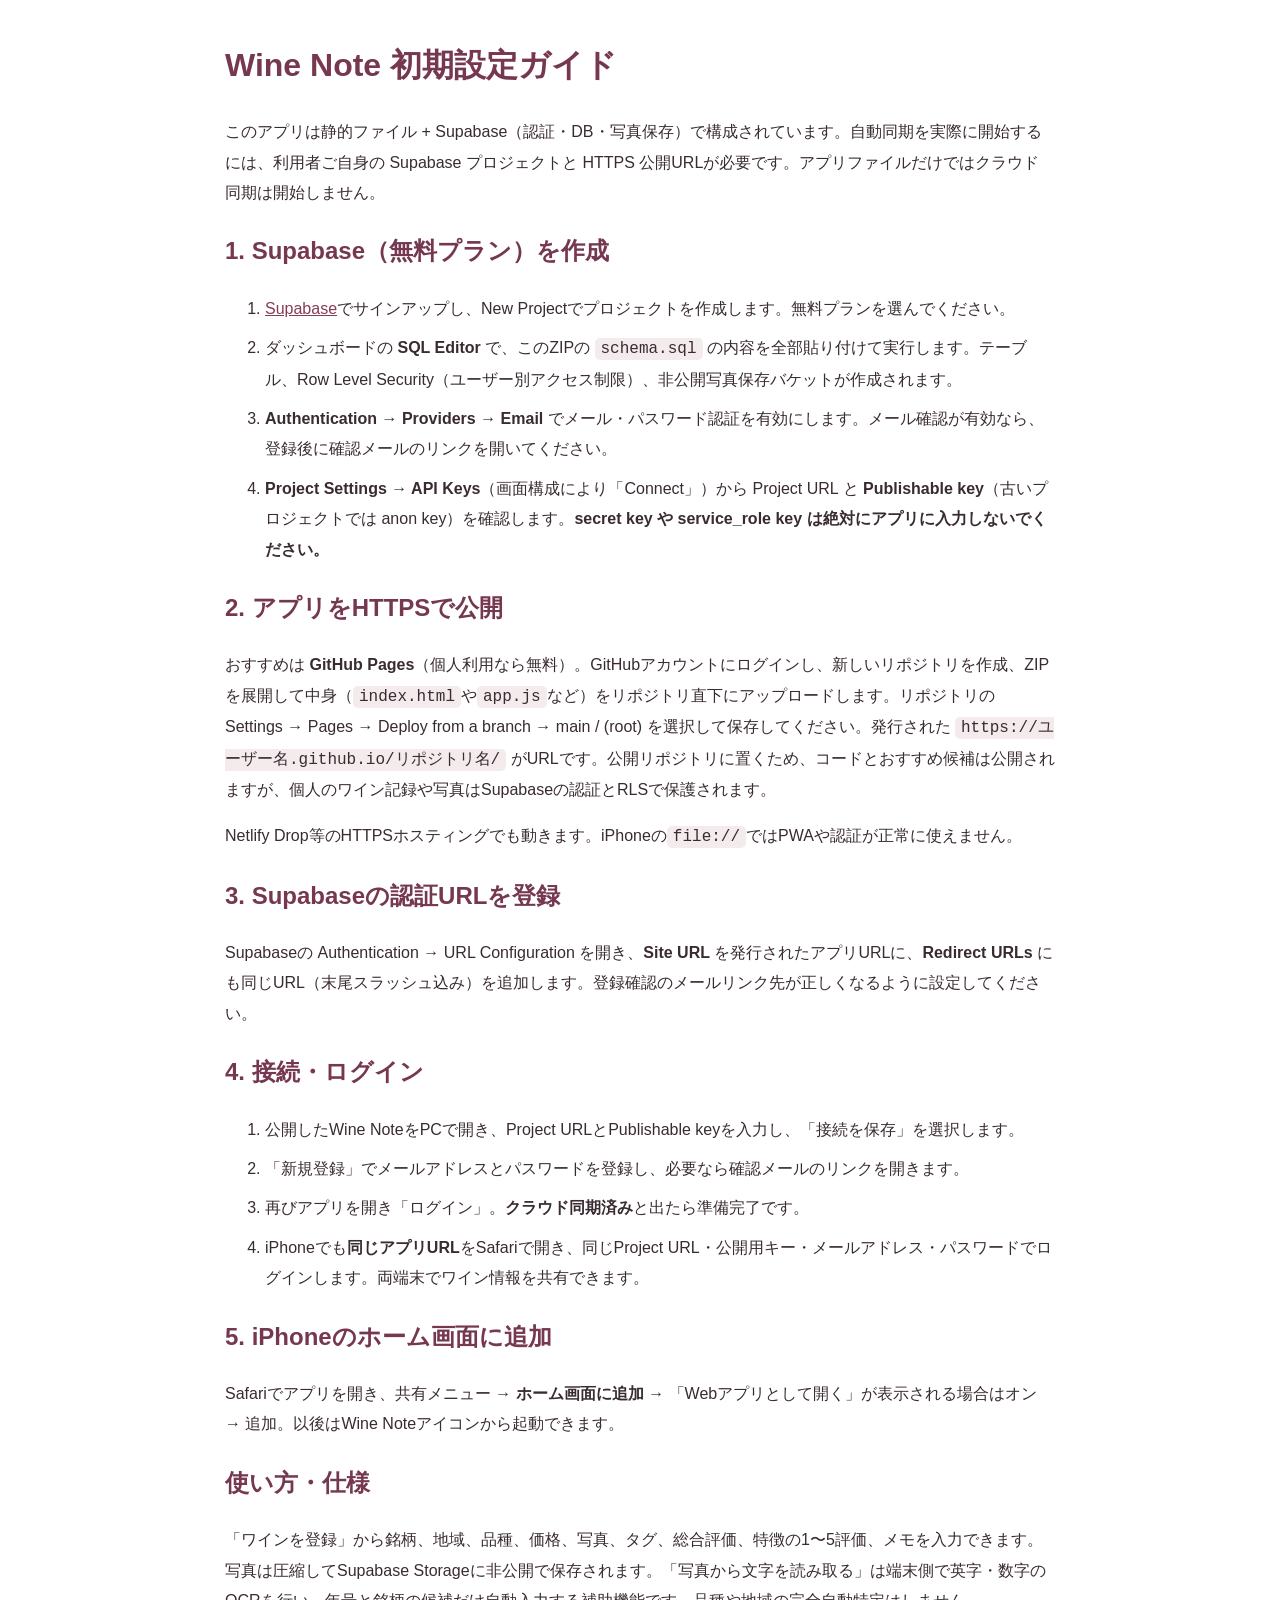
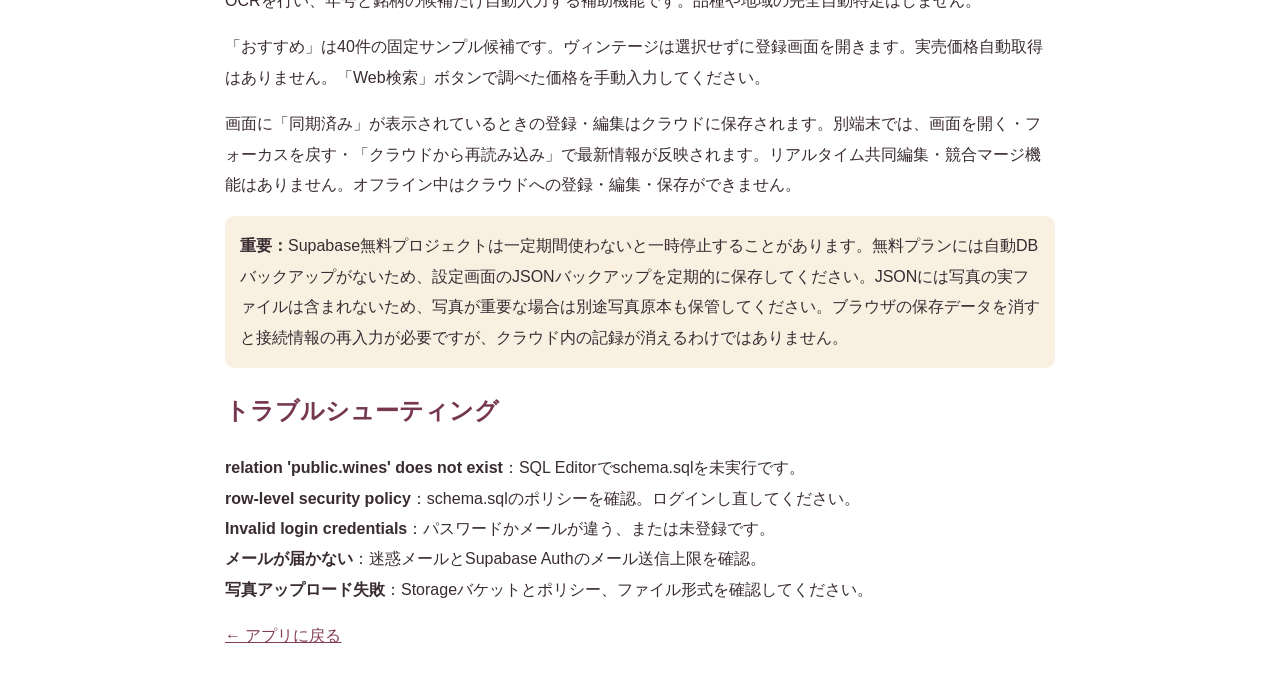
<file: README.html>
<!doctype html><html lang="ja"><meta charset="utf-8"><meta name="viewport" content="width=device-width,initial-scale=1"><title>Wine Note 設定ガイド</title><style>body{max-width:830px;margin:35px auto;padding:0 18px;font:16px/1.9 -apple-system,BlinkMacSystemFont,"Yu Gothic",sans-serif;color:#392b32}h1,h2{color:#763851}code{background:#f4ebed;padding:2px 6px;border-radius:5px}pre{white-space:pre-wrap;background:#f5f0f0;padding:16px;border-radius:10px}li{margin:9px 0}.note{padding:15px;background:#f9f0e2;border-radius:9px}a{color:#853d56}</style><h1>Wine Note 初期設定ガイド</h1><p>このアプリは静的ファイル + Supabase（認証・DB・写真保存）で構成されています。自動同期を実際に開始するには、利用者ご自身の Supabase プロジェクトと HTTPS 公開URLが必要です。アプリファイルだけではクラウド同期は開始しません。</p><h2>1. Supabase（無料プラン）を作成</h2><ol><li><a href="https://supabase.com/" target="_blank">Supabase</a>でサインアップし、New Projectでプロジェクトを作成します。無料プランを選んでください。</li><li>ダッシュボードの <b>SQL Editor</b> で、このZIPの <code>schema.sql</code> の内容を全部貼り付けて実行します。テーブル、Row Level Security（ユーザー別アクセス制限）、非公開写真保存バケットが作成されます。</li><li><b>Authentication → Providers → Email</b> でメール・パスワード認証を有効にします。メール確認が有効なら、登録後に確認メールのリンクを開いてください。</li><li><b>Project Settings → API Keys</b>（画面構成により「Connect」）から Project URL と <b>Publishable key</b>（古いプロジェクトでは anon key）を確認します。<strong>secret key や service_role key は絶対にアプリに入力しないでください。</strong></li></ol><h2>2. アプリをHTTPSで公開</h2><p>おすすめは <b>GitHub Pages</b>（個人利用なら無料）。GitHubアカウントにログインし、新しいリポジトリを作成、ZIPを展開して中身（<code>index.html</code>や<code>app.js</code>など）をリポジトリ直下にアップロードします。リポジトリの Settings → Pages → Deploy from a branch → main / (root) を選択して保存してください。発行された <code>https://ユーザー名.github.io/リポジトリ名/</code> がURLです。公開リポジトリに置くため、コードとおすすめ候補は公開されますが、個人のワイン記録や写真はSupabaseの認証とRLSで保護されます。</p><p>Netlify Drop等のHTTPSホスティングでも動きます。iPhoneの<code>file://</code>ではPWAや認証が正常に使えません。</p><h2>3. Supabaseの認証URLを登録</h2><p>Supabaseの Authentication → URL Configuration を開き、<b>Site URL</b> を発行されたアプリURLに、<b>Redirect URLs</b> にも同じURL（末尾スラッシュ込み）を追加します。登録確認のメールリンク先が正しくなるように設定してください。</p><h2>4. 接続・ログイン</h2><ol><li>公開したWine NoteをPCで開き、Project URLとPublishable keyを入力し、「接続を保存」を選択します。</li><li>「新規登録」でメールアドレスとパスワードを登録し、必要なら確認メールのリンクを開きます。</li><li>再びアプリを開き「ログイン」。<b>クラウド同期済み</b>と出たら準備完了です。</li><li>iPhoneでも<strong>同じアプリURL</strong>をSafariで開き、同じProject URL・公開用キー・メールアドレス・パスワードでログインします。両端末でワイン情報を共有できます。</li></ol><h2>5. iPhoneのホーム画面に追加</h2><p>Safariでアプリを開き、共有メニュー → <b>ホーム画面に追加</b> → 「Webアプリとして開く」が表示される場合はオン → 追加。以後はWine Noteアイコンから起動できます。</p><h2>使い方・仕様</h2><p>「ワインを登録」から銘柄、地域、品種、価格、写真、タグ、総合評価、特徴の1〜5評価、メモを入力できます。写真は圧縮してSupabase Storageに非公開で保存されます。「写真から文字を読み取る」は端末側で英字・数字のOCRを行い、年号と銘柄の候補だけ自動入力する補助機能です。品種や地域の完全自動特定はしません。</p><p>「おすすめ」は40件の固定サンプル候補です。ヴィンテージは選択せずに登録画面を開きます。実売価格自動取得はありません。「Web検索」ボタンで調べた価格を手動入力してください。</p><p>画面に「同期済み」が表示されているときの登録・編集はクラウドに保存されます。別端末では、画面を開く・フォーカスを戻す・「クラウドから再読み込み」で最新情報が反映されます。リアルタイム共同編集・競合マージ機能はありません。オフライン中はクラウドへの登録・編集・保存ができません。</p><div class="note"><strong>重要：</strong>Supabase無料プロジェクトは一定期間使わないと一時停止することがあります。無料プランには自動DBバックアップがないため、設定画面のJSONバックアップを定期的に保存してください。JSONには写真の実ファイルは含まれないため、写真が重要な場合は別途写真原本も保管してください。ブラウザの保存データを消すと接続情報の再入力が必要ですが、クラウド内の記録が消えるわけではありません。</div><h2>トラブルシューティング</h2><p><b>relation 'public.wines' does not exist</b>：SQL Editorでschema.sqlを未実行です。<br><b>row-level security policy</b>：schema.sqlのポリシーを確認。ログインし直してください。<br><b>Invalid login credentials</b>：パスワードかメールが違う、または未登録です。<br><b>メールが届かない</b>：迷惑メールとSupabase Authのメール送信上限を確認。<br><b>写真アップロード失敗</b>：Storageバケットとポリシー、ファイル形式を確認してください。</p><p><a href="index.html">← アプリに戻る</a></p></html>
</file>
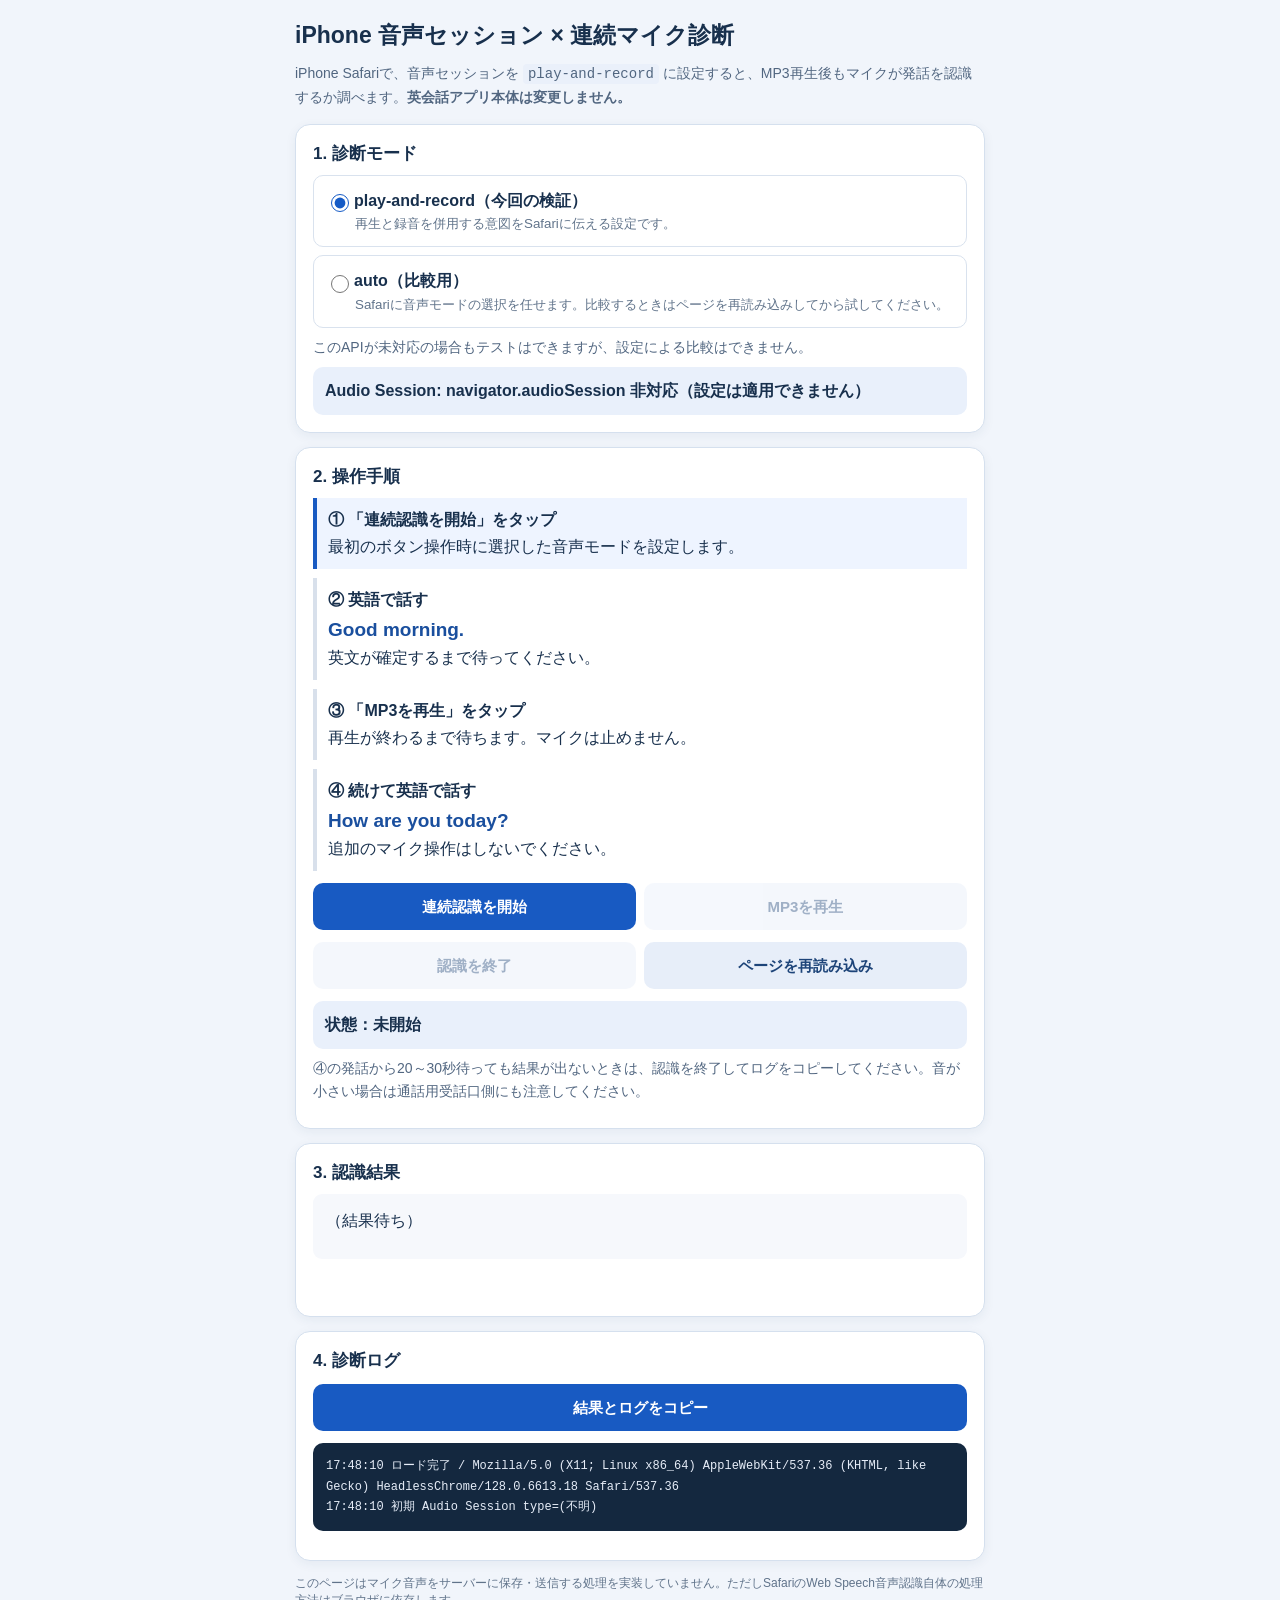
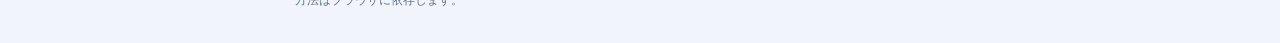
<file: english/mic-audio-session-test.html>
<!doctype html>
<html lang="ja">
<head>
<meta charset="utf-8">
<meta name="viewport" content="width=device-width, initial-scale=1, viewport-fit=cover">
<meta name="theme-color" content="#183c68">
<title>iPhone 音声セッション × 連続認識診断</title>
<style>
:root{font-family:-apple-system,BlinkMacSystemFont,"Hiragino Kaku Gothic ProN","Yu Gothic",sans-serif;color:#18304d;background:#f1f5fb}*{box-sizing:border-box}body{margin:0;padding:19px 14px calc(35px + env(safe-area-inset-bottom))}main{max-width:690px;margin:auto}h1{font-size:23px;line-height:1.45;margin:0 0 10px}h2{font-size:17px;margin:0 0 10px}p{line-height:1.65;margin:8px 0}.lead,.muted{color:#516680;font-size:14px}.panel{background:#fff;border-radius:15px;border:1px solid #d5e0ee;padding:17px;margin:14px 0;box-shadow:0 3px 11px #223d6010}.choice{display:block;padding:12px;border:1px solid #d9e2ee;border-radius:10px;margin:8px 0;line-height:1.6}.choice input{accent-color:#155bc6;width:18px;height:18px;vertical-align:middle;margin-right:5px}.choice small{display:block;color:#61748b;margin-left:29px}button{font:700 15px/1.2 -apple-system,BlinkMacSystemFont,sans-serif;min-height:47px;background:#185ac2;color:white;border:0;border-radius:10px;padding:12px 14px;flex:1 1 150px}button.secondary{background:#e7eef9;color:#1d4479}button:disabled{opacity:.42}.buttons{display:flex;gap:8px;flex-wrap:wrap;margin:12px 0}.step{border-left:4px solid #d8e0eb;padding:9px 11px;margin:9px 0;line-height:1.65}.step.current{border-color:#185ac2;background:#eef4ff}.phrase{font-weight:700;color:#1a4f9e;font-size:19px}.status{border-radius:10px;background:#e9f0fb;padding:12px;font-weight:700;line-height:1.5}.pill{display:inline-block;background:#edf2f8;border-radius:30px;padding:5px 10px;font-size:12px;color:#365472;margin:5px 3px 0 0}pre{background:#14283f;color:#e6edf8;white-space:pre-wrap;overflow-wrap:anywhere;border-radius:10px;padding:13px;max-height:470px;overflow:auto;font:12px/1.7 ui-monospace,SFMono-Regular,Menlo,monospace}#results{background:#f6f8fc;border-radius:9px;padding:13px;min-height:65px;white-space:pre-wrap;line-height:1.7}#partial{font-size:14px;color:#536982;min-height:20px;margin:10px 0}#settings{word-break:break-word}code{background:#eaf0fa;padding:2px 5px;border-radius:4px}footer{font-size:12px;color:#60738a}a{color:#155bc6}
</style>
</head>
<body><main>
<h1>iPhone 音声セッション × 連続マイク診断</h1>
<p class="lead">iPhone Safariで、音声セッションを <code>play-and-record</code> に設定すると、MP3再生後もマイクが発話を認識するか調べます。<strong>英会話アプリ本体は変更しません。</strong></p>
<section class="panel">
<h2>1. 診断モード</h2>
<label class="choice"><input type="radio" name="sessionMode" value="play-and-record" checked><strong>play-and-record（今回の検証）</strong><small>再生と録音を併用する意図をSafariに伝える設定です。</small></label>
<label class="choice"><input type="radio" name="sessionMode" value="auto"><strong>auto（比較用）</strong><small>Safariに音声モードの選択を任せます。比較するときはページを再読み込みしてから試してください。</small></label>
<p class="muted">このAPIが未対応の場合もテストはできますが、設定による比較はできません。</p>
<div id="settings" class="status" role="status">Audio Session: 調査中...</div>
</section>
<section class="panel">
<h2>2. 操作手順</h2>
<div class="step current" id="step1"><strong>① 「連続認識を開始」をタップ</strong><div>最初のボタン操作時に選択した音声モードを設定します。</div></div>
<div class="step" id="step2"><strong>② 英語で話す</strong><div class="phrase">Good morning.</div>英文が確定するまで待ってください。</div>
<div class="step" id="step3"><strong>③ 「MP3を再生」をタップ</strong><div>再生が終わるまで待ちます。マイクは止めません。</div></div>
<div class="step" id="step4"><strong>④ 続けて英語で話す</strong><div class="phrase">How are you today?</div>追加のマイク操作はしないでください。</div>
<div class="buttons"><button id="start">連続認識を開始</button><button id="play" class="secondary" disabled>MP3を再生</button></div>
<div class="buttons"><button id="stop" class="secondary" disabled>認識を終了</button><button id="reset" class="secondary">ページを再読み込み</button></div>
<div id="status" class="status" role="status">状態：未開始</div>
<p class="muted">④の発話から20～30秒待っても結果が出ないときは、認識を終了してログをコピーしてください。音が小さい場合は通話用受話口側にも注意してください。</p>
</section>
<section class="panel"><h2>3. 認識結果</h2><div id="results">（結果待ち）</div><div id="partial"></div></section>
<section class="panel"><h2>4. 診断ログ</h2><div class="buttons"><button id="copy">結果とログをコピー</button></div><pre id="log"></pre></section>
<footer>このページはマイク音声をサーバーに保存・送信する処理を実装していません。ただしSafariのWeb Speech音声認識自体の処理方法はブラウザに依存します。</footer>
<audio id="sample" preload="auto" playsinline src="./lesson_sample.mp3"></audio>
</main>
<script>
(()=>{'use strict';
const $=id=>document.getElementById(id);
const SpeechAPI=window.SpeechRecognition||window.webkitSpeechRecognition;
const player=$('sample');
let recognition=null,phase='idle',active=false,manualStop=false,runId=0;
let playbackStarted=false,playbackEnded=false;
const finals=[],seen=new Map();
let selectedMode='play-and-record';
const timestamp=()=>new Date().toLocaleTimeString('ja-JP',{hour12:false});
function log(message){$('log').textContent+=timestamp()+' '+message+'\n';$('log').scrollTop=$('log').scrollHeight}
function state(message){$('status').textContent='状態：'+message;log(message)}
function advance(n){for(let i=1;i<=4;i++)$('step'+i).classList.toggle('current',i===n)}
function mode(){return document.querySelector('input[name="sessionMode"]:checked').value}
function audio(){try{return navigator.audioSession||null}catch(e){return null}}
function audioMode(){try{return audio()?.type??'(不明)'}catch(e){return '(取得失敗: '+e.message+')'}}
function showAudio(){let a=audio();$('settings').textContent=a?'Audio Session: 対応 / 現在のtype = '+audioMode():'Audio Session: navigator.audioSession 非対応（設定は適用できません）'}
function configAudioSession(){const a=audio();if(!a){log('Audio Session API非対応 / 設定できません');showAudio();return}
log('Audio Session 設定前 type='+audioMode());try{a.type=selectedMode;log('Audio Session 代入 type='+selectedMode+' / 読み戻し='+audioMode())}catch(e){log('Audio Session 設定エラー '+e.name+': '+e.message)}showAudio()}
function buttons(){$('start').disabled=active;$('stop').disabled=!active;$('play').disabled=!active||phase!=='first-complete';document.querySelectorAll('input[name="sessionMode"]').forEach(x=>x.disabled=active)}
function render(){$('results').textContent=finals.length?finals.map((x,i)=>(i+1)+'. ['+x.phase+'] '+x.text).join('\n'):'（結果待ち）'}
function start(){if(active)return;if(!SpeechAPI){state('このブラウザはSpeechRecognitionに対応していません');return}
 selectedMode=mode();runId++;let my=runId;phase='first';active=true;manualStop=false;playbackStarted=false;playbackEnded=false;finals.length=0;seen.clear();$('log').textContent='';$('partial').textContent='';render();advance(2);
 log('ユーザー環境: '+navigator.userAgent);log('Speech Recognition: '+(window.webkitSpeechRecognition?'webkitSpeechRecognition':'SpeechRecognition'));
 log('テスト: audioSession='+selectedMode+' / continuous=true / MP3再生あり');
 configAudioSession();
 const r=new SpeechAPI();recognition=r;r.lang='en-US';r.continuous=true;r.interimResults=true;r.maxAlternatives=1;
 const valid=()=>recognition===r&&my===runId;
 r.onstart=()=>{if(valid())log('認識 onstart / audioSession.type='+audioMode())};
 r.onaudiostart=()=>{if(valid())log('認識 onaudiostart')};
 r.onsoundstart=()=>{if(valid())log('認識 onsoundstart')};
 r.onspeechstart=()=>{if(valid())log('認識 onspeechstart')};
 r.onspeechend=()=>{if(valid())log('認識 onspeechend')};
 r.onaudioend=()=>{if(valid())log('認識 onaudioend')};
 r.onresult=e=>{if(!valid())return;let partial='';for(let i=e.resultIndex;i<e.results.length;i++){const value=(e.results[i][0]?.transcript||'').trim();if(!value)continue;if(e.results[i].isFinal){if(seen.get(i)!==value){seen.set(i,value);const tag=phase;finals.push({phase:tag,text:value});log('確定 ['+tag+']: '+value);if(phase==='first'){phase='first-complete';advance(3);state('1文目を認識しました。MP3を再生してください')}else if(phase==='second'){state('2文目を認識しました。成功です')}}}else{partial+=' '+value}}
 $('partial').textContent=partial.trim()?'途中: '+partial.trim():'';render();buttons()};
 r.onerror=e=>{if(valid())log('認識 onerror: '+e.error+' / '+(e.message||''))};
 r.onend=()=>{if(!valid())return;log('認識 onend '+(manualStop?'(手動終了)':'(Safari側で終了)')+' / type='+audioMode());active=false;phase='ended';buttons();if(!manualStop)state('Safari側で認識が終了しました')};
 buttons();try{r.start();state('認識を開始しました。Good morning. と話してください')}catch(e){active=false;buttons();state('開始失敗: '+e.name+' '+e.message)}
}
function play(){if(!active||phase!=='first-complete')return;phase='playing';advance(3);buttons();log('audio.play()呼び出し / audioSession.type='+audioMode());player.currentTime=0;const p=player.play();if(p&&typeof p.catch==='function')p.catch(e=>{log('MP3再生失敗: '+e.name+' '+e.message);phase='first-complete';buttons();state('MP3再生失敗: '+e.message)})}
player.addEventListener('play',()=>log('MP3 play'));
player.addEventListener('playing',()=>{playbackStarted=true;state('MP3 playing / Audio Session='+audioMode())});
player.addEventListener('ended',()=>{playbackEnded=true;log('MP3 ended / Audio Session='+audioMode());if(active&&phase==='playing'){phase='second';advance(4);buttons();state('MP3再生終了。How are you today? と話してください')}});
player.addEventListener('error',()=>{log('MP3 error: '+(player.error?.code||'不明'));state('MP3読み込み失敗。lesson_sample.mp3を同じフォルダーに置いてください')});
function stop(){if(!active)return;manualStop=true;active=false;phase='ended';buttons();try{recognition.stop();log('手動 stop()')}catch(e){log('stop()失敗: '+e.message)}state('ユーザー操作で認識を終了しました')}
function report(){return ['iPhone Audio Session × 連続マイク診断','設定方式: '+selectedMode,'Audio Session API: '+(audio()?'対応':'非対応'),'設定後のtype: '+audioMode(),'MP3 playing: '+playbackStarted,'MP3 ended: '+playbackEnded,$('status').textContent,'認識結果:',$('results').textContent,'イベントログ:',$('log').textContent].join('\n')}
async function copy(){const txt=report();try{await navigator.clipboard.writeText(txt);$('status').textContent='状態：結果をコピーしました'}catch(e){const t=document.createElement('textarea');t.value=txt;t.style.cssText='position:fixed;top:0;opacity:0';document.body.appendChild(t);t.select();const ok=document.execCommand('copy');t.remove();$('status').textContent=ok?'状態：結果をコピーしました':'状態：コピーできません。ログ部分を選択してください'}}
$('start').addEventListener('click',start);$('play').addEventListener('click',play);$('stop').addEventListener('click',stop);$('copy').addEventListener('click',copy);
$('reset').addEventListener('click',()=>location.reload());
document.querySelectorAll('input[name="sessionMode"]').forEach(x=>x.addEventListener('change',()=>{selectedMode=mode();log('選択モード変更: '+selectedMode+'（次回開始時に反映）')}));
const session=audio();if(session&&session.addEventListener){try{session.addEventListener('statechange',()=>{log('Audio Session statechange / type='+audioMode());showAudio()})}catch(e){log('statechange監視失敗 '+e.message)}}
document.addEventListener('visibilitychange',()=>log('visibilitychange: '+document.visibilityState));
window.addEventListener('pagehide',()=>{if(recognition){try{recognition.abort()}catch(e){}}player.pause()});
showAudio();log('ロード完了 / '+navigator.userAgent);log('初期 Audio Session type='+audioMode());buttons();
})();
</script>
</body></html>
</file>
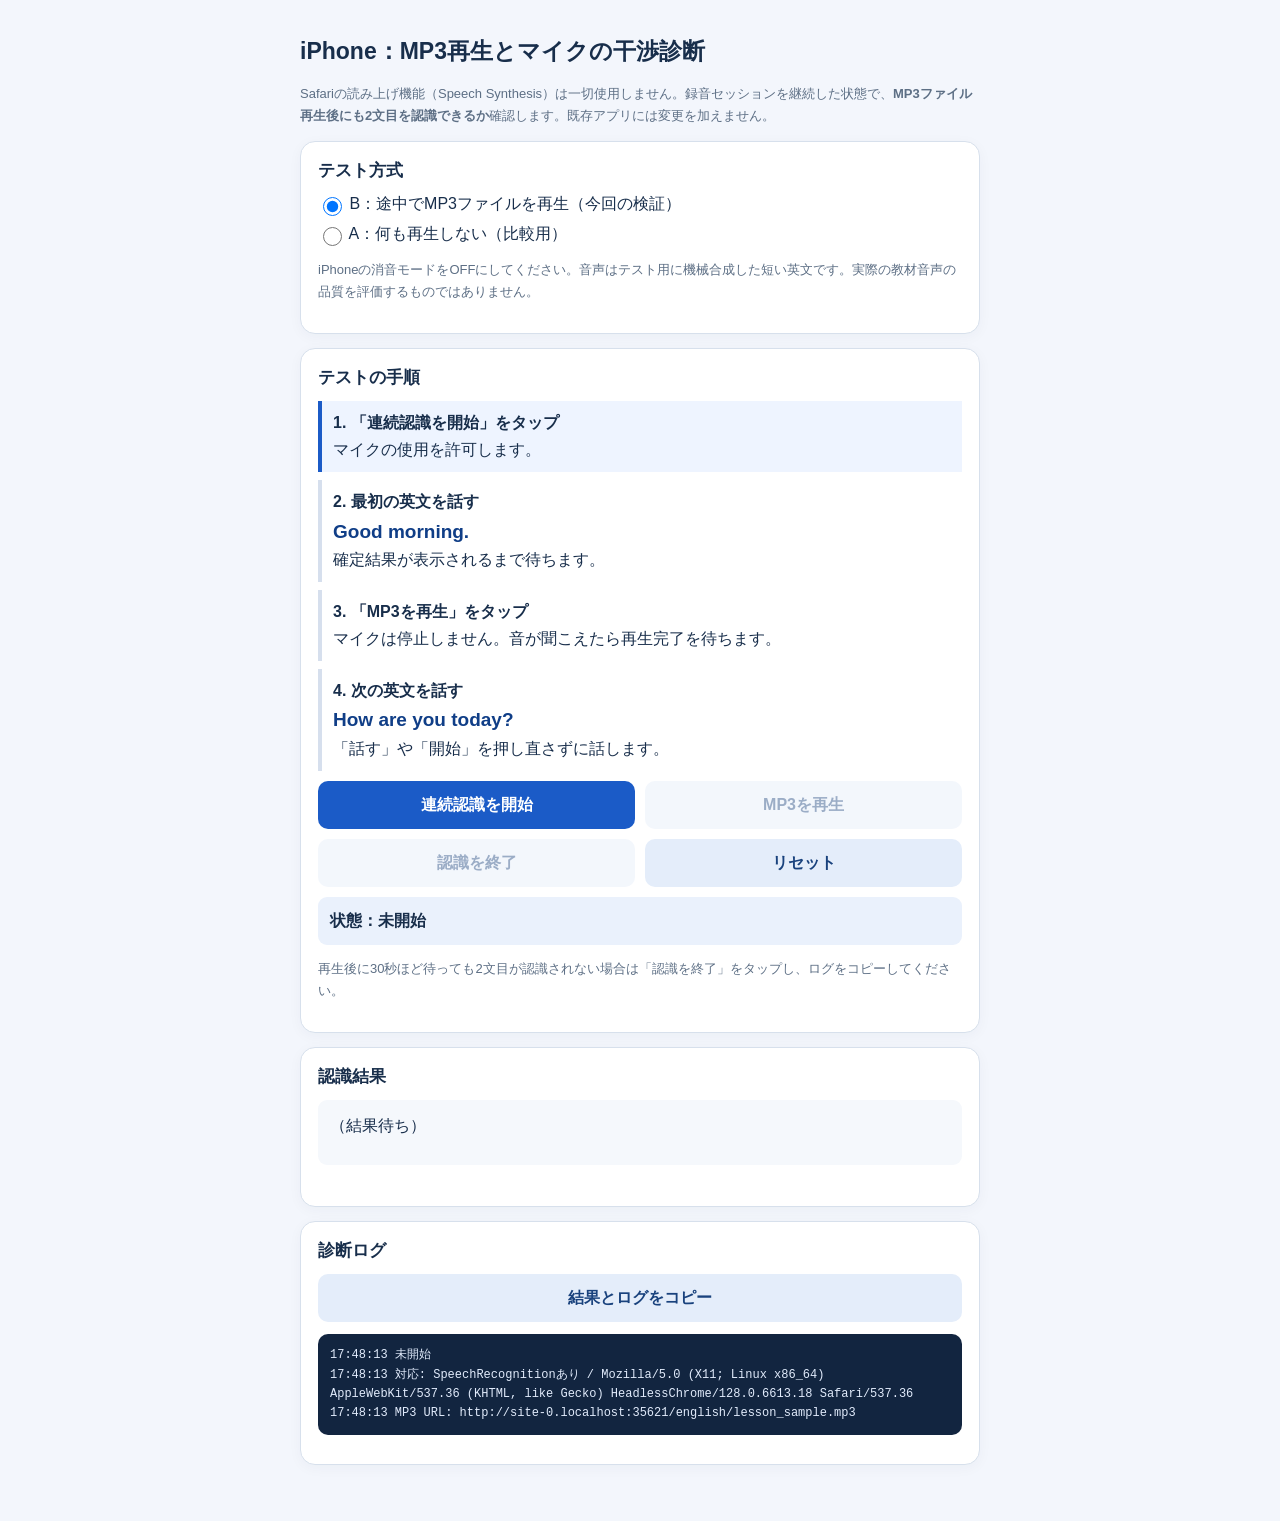
<file: english/mic-audiofile-test.html>
<!doctype html>
<html lang="ja"><head><meta charset="utf-8"><meta name="viewport" content="width=device-width, initial-scale=1, viewport-fit=cover"><title>iPhone MP3再生 × 連続音声認識テスト</title>
<style>
:root{font-family:-apple-system,BlinkMacSystemFont,"Hiragino Kaku Gothic ProN",sans-serif;color:#182e4b;background:#f3f6fc}*{box-sizing:border-box}body{margin:0;padding:20px 14px calc(42px + env(safe-area-inset-bottom))}main{max-width:680px;margin:auto}h1{font-size:23px;line-height:1.4}p{line-height:1.7}.small{font-size:13px;color:#5d6f85}.panel{padding:17px;margin:14px 0;background:white;border:1px solid #d7e0ec;border-radius:15px;box-shadow:0 3px 14px #172b4b0a}h2{font-size:17px;margin:0 0 12px}.row{display:flex;gap:10px;flex-wrap:wrap;margin:10px 0}button{border:0;border-radius:10px;background:#1b5bc7;color:#fff;padding:13px;min-height:48px;font-size:16px;font-weight:700;flex:1 1 170px;cursor:pointer}button.sub{background:#e4edfa;color:#19427d}button:disabled{opacity:.43}.step{border-left:4px solid #d6dfed;margin:8px 0;padding:9px 11px;line-height:1.65}.step.on{background:#eef4ff;border-color:#1b5bc7}.phrase{font-size:19px;font-weight:700;color:#103e87}.state{background:#eaf1fc;padding:12px;border-radius:9px;font-weight:700;line-height:1.5}.result{background:#f5f8fc;padding:12px;white-space:pre-wrap;min-height:65px;line-height:1.7;border-radius:9px}.partial{color:#536d8c;min-height:24px}pre{background:#122540;color:#e1ebfb;border-radius:10px;padding:12px;white-space:pre-wrap;overflow-wrap:anywhere;font:12px/1.6 ui-monospace,monospace;max-height:400px;overflow:auto}label{display:block;margin:8px 0}input{width:19px;height:19px;vertical-align:middle}audio{width:100%}
</style></head><body><main>
<h1>iPhone：MP3再生とマイクの干渉診断</h1>
<p class="small">Safariの読み上げ機能（Speech Synthesis）は一切使用しません。録音セッションを継続した状態で、<strong>MP3ファイル再生後にも2文目を認識できるか</strong>確認します。既存アプリには変更を加えません。</p>
<section class="panel"><h2>テスト方式</h2><label><input type="radio" name="mode" value="mp3" checked> B：途中でMP3ファイルを再生（今回の検証）</label><label><input type="radio" name="mode" value="plain"> A：何も再生しない（比較用）</label><p class="small">iPhoneの消音モードをOFFにしてください。音声はテスト用に機械合成した短い英文です。実際の教材音声の品質を評価するものではありません。</p></section>
<section class="panel"><h2>テストの手順</h2>
<div class="step on" id="step1"><strong>1. 「連続認識を開始」をタップ</strong><div>マイクの使用を許可します。</div></div>
<div class="step" id="step2"><strong>2. 最初の英文を話す</strong><div class="phrase">Good morning.</div>確定結果が表示されるまで待ちます。</div>
<div class="step" id="step3"><strong>3. 「MP3を再生」をタップ</strong><div>マイクは停止しません。音が聞こえたら再生完了を待ちます。</div></div>
<div class="step" id="step4"><strong>4. 次の英文を話す</strong><div class="phrase">How are you today?</div>「話す」や「開始」を押し直さずに話します。</div>
<div class="row"><button id="start">連続認識を開始</button><button class="sub" id="play" disabled>MP3を再生</button></div><div class="row"><button id="stop" class="sub" disabled>認識を終了</button><button id="reset" class="sub">リセット</button></div>
<div id="status" class="state" role="status">状態：未開始</div><p class="small">再生後に30秒ほど待っても2文目が認識されない場合は「認識を終了」をタップし、ログをコピーしてください。</p></section>
<section class="panel"><h2>認識結果</h2><div id="results" class="result">（結果待ち）</div><div id="partial" class="partial"></div></section>
<section class="panel"><h2>診断ログ</h2><div class="row"><button class="sub" id="copy">結果とログをコピー</button></div><pre id="log"></pre></section>
<audio id="mp3" preload="auto" playsinline src="./lesson_sample.mp3"></audio>
<script>
(()=>{'use strict';
const $=id=>document.getElementById(id),SR=window.SpeechRecognition||window.webkitSpeechRecognition;
const player=$('mp3');let rec=null,run=0,active=false,manuallyStopped=false,phase='idle',mode='mp3',done=new Map(),finals=[],audioPlayed=false,audioFinished=false;
const clock=()=>new Date().toLocaleTimeString('ja-JP',{hour12:false});
function log(s){$('log').textContent+=clock()+' '+s+'\n';$('log').scrollTop=$('log').scrollHeight}
function status(s){$('status').textContent='状態：'+s;log(s)}
function step(n){for(let i=1;i<=4;i++)$('step'+i).classList.toggle('on',i===n)}
function selection(){return document.querySelector('input[name=mode]:checked').value}
function buttons(){$('start').disabled=active;$('stop').disabled=!active;$('play').disabled=!active||phase!=='first-complete';$('play').textContent=mode==='plain'?'次の発話へ':'MP3を再生';document.querySelectorAll('input[name=mode]').forEach(x=>x.disabled=active)}
function render(){$('results').textContent=finals.length?finals.map((x,i)=>(i+1)+'. ['+x.phase+'] '+x.text).join('\n'):'（結果待ち）'}
function reset(){run++;manuallyStopped=true;const old=rec;rec=null;active=false;if(old){try{old.abort()}catch(e){log('abort失敗 '+e.message)}}player.pause();player.currentTime=0;phase='idle';done.clear();finals=[];audioPlayed=false;audioFinished=false;$('log').textContent='';$('partial').textContent='';mode=selection();render();step(1);buttons();status('未開始');log('対応: '+(SR?'SpeechRecognitionあり':'SpeechRecognitionなし')+' / '+navigator.userAgent);log('MP3 URL: '+new URL(player.getAttribute('src'),location.href).href)}
function start(){if(active)return;if(!SR){status('このSafariは音声認識非対応です');return}
 mode=selection();run++;const myRun=run;active=true;manuallyStopped=false;phase='first';done.clear();finals=[];audioPlayed=false;audioFinished=false;$('log').textContent='';$('partial').textContent='';render();step(2);
 const r=new SR();rec=r;r.lang='en-US';r.continuous=true;r.interimResults=true;r.maxAlternatives=1;
 const valid=()=>rec===r&&run===myRun;
 r.onstart=()=>{if(valid())log('認識 onstart')};r.onaudiostart=()=>{if(valid())log('認識 onaudiostart')};r.onsoundstart=()=>{if(valid())log('認識 onsoundstart')};r.onspeechstart=()=>{if(valid())log('認識 onspeechstart')};r.onspeechend=()=>{if(valid())log('認識 onspeechend')};r.onaudioend=()=>{if(valid())log('認識 onaudioend')};
 r.onresult=e=>{if(!valid())return;let partial='';for(let i=e.resultIndex;i<e.results.length;i++){const item=e.results[i];const s=(item[0]?.transcript||'').trim();if(!s)continue;if(item.isFinal){if(done.get(i)!==s){done.set(i,s);finals.push({phase,text:s});log('確定 ['+phase+']: '+s);if(phase==='first'){phase='first-complete';step(3);status('1文目を認識。MP3を再生してください');buttons()}else if(phase==='second'){status('2文目を認識。成功です。結果をコピーしてください')}}}else partial+=' '+s}
 $('partial').textContent=partial?'途中: '+partial.trim():'';if(partial.trim())log('途中 ['+phase+']: '+partial.trim());render()};
 r.onerror=e=>{if(valid())log('認識 onerror: '+e.error+' '+(e.message||''))};r.onend=()=>{if(!valid())return;log('認識 onend '+(manuallyStopped?'(手動)':'(Safari側)'));active=false;phase='ended';buttons();if(!manuallyStopped)status('Safariが連続認識を終了しました')};
 buttons();log('方式: '+mode+' / continuous=true, interimResults=true');try{r.start();status('連続認識中。Good morning. を話してください')}catch(e){active=false;buttons();status('開始失敗: '+e.name+' '+e.message)}
}
function play(){if(!active||phase!=='first-complete')return;
 if(mode==='plain'){phase='second';step(4);buttons();status('再生なし。How are you today? を話してください');return}
 phase='playing';buttons();step(3);log('audio.play() を呼び出し。Speech Synthesisは不使用');
 player.currentTime=0;const p=player.play();if(p&&p.catch)p.catch(e=>{log('audio.play()失敗: '+e.name+' '+e.message);status('再生に失敗。ファイルの配置やiPhoneの音量を確認してください');phase='first-complete';buttons()});
}
player.addEventListener('play',()=>log('MP3 playイベント'));player.addEventListener('playing',()=>{audioPlayed=true;log('MP3 playingイベント');$('status').textContent='状態：MP3再生中（連続認識は停止しません）'});player.addEventListener('ended',()=>{audioFinished=true;log('MP3 endedイベント');if(active&&phase==='playing'){phase='second';step(4);buttons();status('MP3再生終了。How are you today? を話してください')}});player.addEventListener('error',()=>{log('MP3 error: '+(player.error?.code||'unknown'));status('MP3の読み込みに失敗しました。同じフォルダーにlesson_sample.mp3が必要です')});
function stop(){if(!active)return;manuallyStopped=true;active=false;phase='ended';buttons();try{rec.stop();log('手動 stop()')}catch(e){log('stop()エラー: '+e.message)}status('ユーザー操作で認識を終了しました')}
function report(){return ['iPhone MP3 × 連続マイク診断','方式: '+(mode==='mp3'?'B MP3再生あり':'A 再生なし'),'MP3 playing: '+audioPlayed,'MP3 ended: '+audioFinished,$('status').textContent,'認識結果:',$('results').textContent,'イベントログ:',$('log').textContent].join('\n')}
async function copy(){const s=report();try{await navigator.clipboard.writeText(s);$('status').textContent='状態：結果をコピーしました'}catch(e){const ta=document.createElement('textarea');ta.value=s;ta.style.cssText='position:fixed;top:0;left:0;opacity:0';document.body.appendChild(ta);ta.select();const ok=document.execCommand('copy');ta.remove();$('status').textContent=ok?'状態：コピーしました':'状態：コピーできません。ログを選択してください'}}
$('start').addEventListener('click',start);$('play').addEventListener('click',play);$('stop').addEventListener('click',stop);$('reset').addEventListener('click',reset);$('copy').addEventListener('click',copy);document.querySelectorAll('input[name=mode]').forEach(x=>x.addEventListener('change',reset));window.addEventListener('pagehide',()=>{if(rec){try{rec.abort()}catch(e){}}player.pause()});reset();
})();
</script></body></html>
</file>
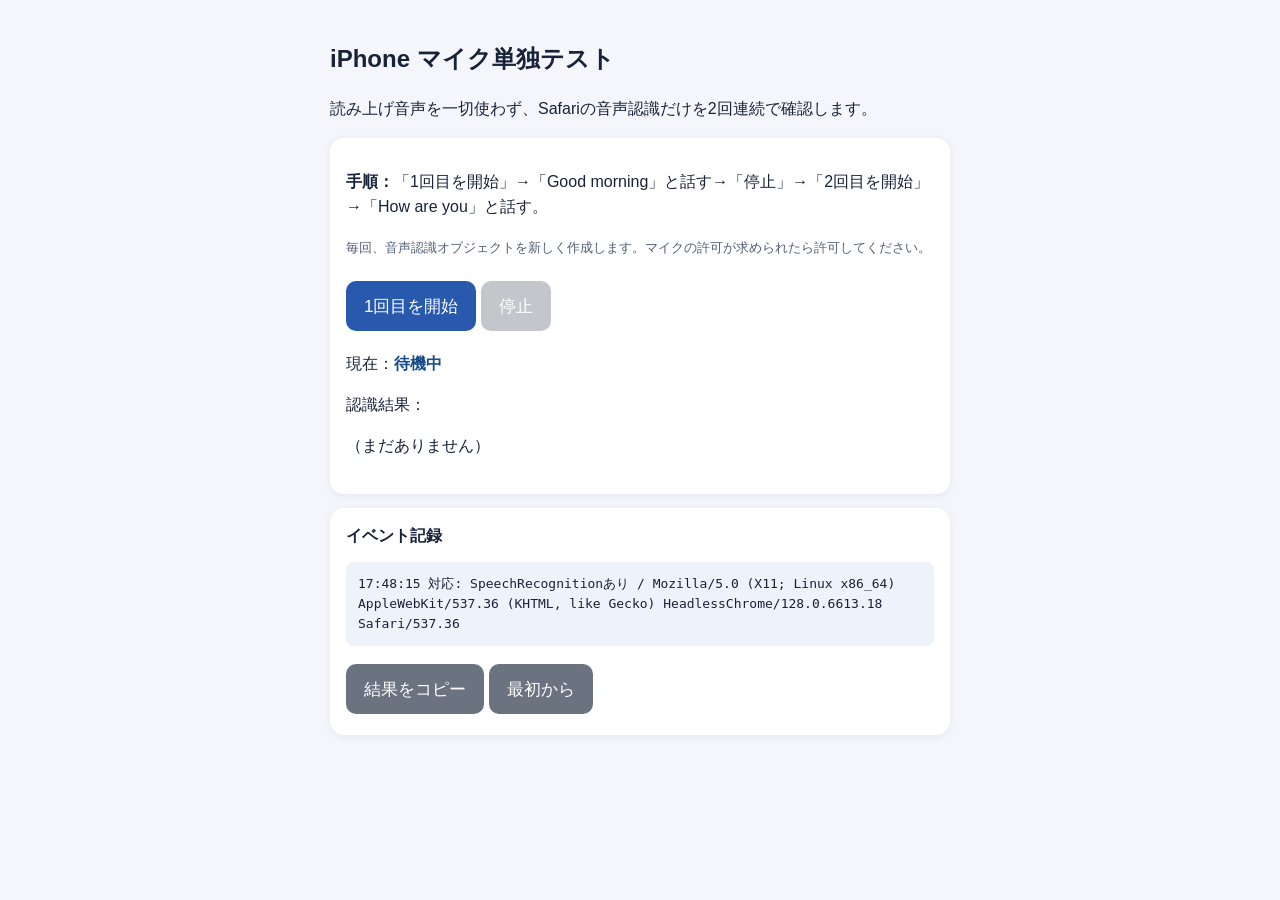
<file: english/mic-test.html>
<!doctype html><html lang="ja"><head><meta charset="utf-8"><meta name="viewport" content="width=device-width,initial-scale=1,viewport-fit=cover"><title>iPhone マイク単独テスト</title><style>body{font-family:-apple-system,BlinkMacSystemFont,sans-serif;background:#f4f6fb;color:#182238;max-width:620px;margin:auto;padding:20px;line-height:1.55}section{background:white;padding:16px;border-radius:14px;margin:14px 0;box-shadow:0 2px 10px #10204010}button{font-size:17px;min-height:50px;padding:10px 18px;border:0;border-radius:10px;color:white;background:#2859ad;margin:5px 5px 5px 0}button:disabled{opacity:.4}button.secondary{background:#6b7280}pre{white-space:pre-wrap;word-break:break-word;background:#eef2fa;padding:12px;border-radius:8px;font-size:13px;max-height:310px;overflow:auto}.status{font-weight:700;color:#174c88}small{color:#506077}#transcript{min-height:44px}</style></head><body><h2>iPhone マイク単独テスト</h2><p>読み上げ音声を一切使わず、Safariの音声認識だけを2回連続で確認します。</p><section><p><strong>手順：</strong>「1回目を開始」→「Good morning」と話す→「停止」→「2回目を開始」→「How are you」と話す。</p><p><small>毎回、音声認識オブジェクトを新しく作成します。マイクの許可が求められたら許可してください。</small></p><button id="start">1回目を開始</button><button class="secondary" id="stop" disabled>停止</button><p>現在：<span class="status" id="status">待機中</span></p><p>認識結果：</p><div id="transcript">（まだありません）</div></section><section><b>イベント記録</b><pre id="log"></pre><button class="secondary" id="copy">結果をコピー</button><button class="secondary" id="reset">最初から</button></section><script>
(()=>{'use strict';const SR=window.SpeechRecognition||window.webkitSpeechRecognition,st=document.getElementById('start'),sp=document.getElementById('stop'),status=document.getElementById('status'),result=document.getElementById('transcript'),log=document.getElementById('log');let active=null,round=0,ending=false;function record(t){let s=new Date().toLocaleTimeString('ja-JP')+' '+t;log.textContent+=s+'\n';log.scrollTop=log.scrollHeight}function state(s){status.textContent=s;record(s)}record('対応: '+(SR?'SpeechRecognitionあり':'非対応')+' / '+navigator.userAgent);if(!SR){st.disabled=true;state('このブラウザでは音声認識非対応');return}function finish(r){if(active!==r)return;active=null;sp.disabled=true;st.disabled=false;st.textContent=round===1?'2回目を開始':`${round+1}回目を開始`;state('認識終了（次の開始を押してください）')}st.onclick=()=>{if(active)return;round++;ending=false;const r=new SR();active=r;r.lang='en-US';r.continuous=false;r.interimResults=true;r.maxAlternatives=1;st.disabled=true;sp.disabled=false;result.textContent='（結果待ち）';state(round+'回目: start()呼び出し');r.onstart=()=>state(round+'回目: onstart');r.onaudiostart=()=>record('onaudiostart');r.onsoundstart=()=>record('onsoundstart');r.onspeechstart=()=>record('onspeechstart');r.onspeechend=()=>record('onspeechend');r.onsoundend=()=>record('onsoundend');r.onaudioend=()=>record('onaudioend');r.onresult=e=>{const chunks=Array.from(e.results).map(x=>x[0]?.transcript||'');result.textContent=chunks.join(' ');record('onresult: '+result.textContent)};r.onerror=e=>record('onerror: '+e.error+(e.message?' / '+e.message:''));r.onnomatch=()=>record('onnomatch');r.onend=()=>finish(r);try{r.start()}catch(e){record('start例外: '+e.name+' '+e.message);finish(r)}};sp.onclick=()=>{if(!active)return;state('停止要求');try{active.stop()}catch(e){record('stop例外: '+e.message)};setTimeout(()=>{if(active){record('onend未到達・強制解除');const r=active;try{r.abort()}catch(e){}finish(r)}},2000)};document.getElementById('copy').onclick=async()=>{let t='認識結果: '+result.textContent+'\n'+log.textContent;try{await navigator.clipboard.writeText(t);alert('コピーしました')}catch(e){prompt('結果をコピー',t)}};document.getElementById('reset').onclick=()=>location.reload();})();
</script></body></html>
</file>
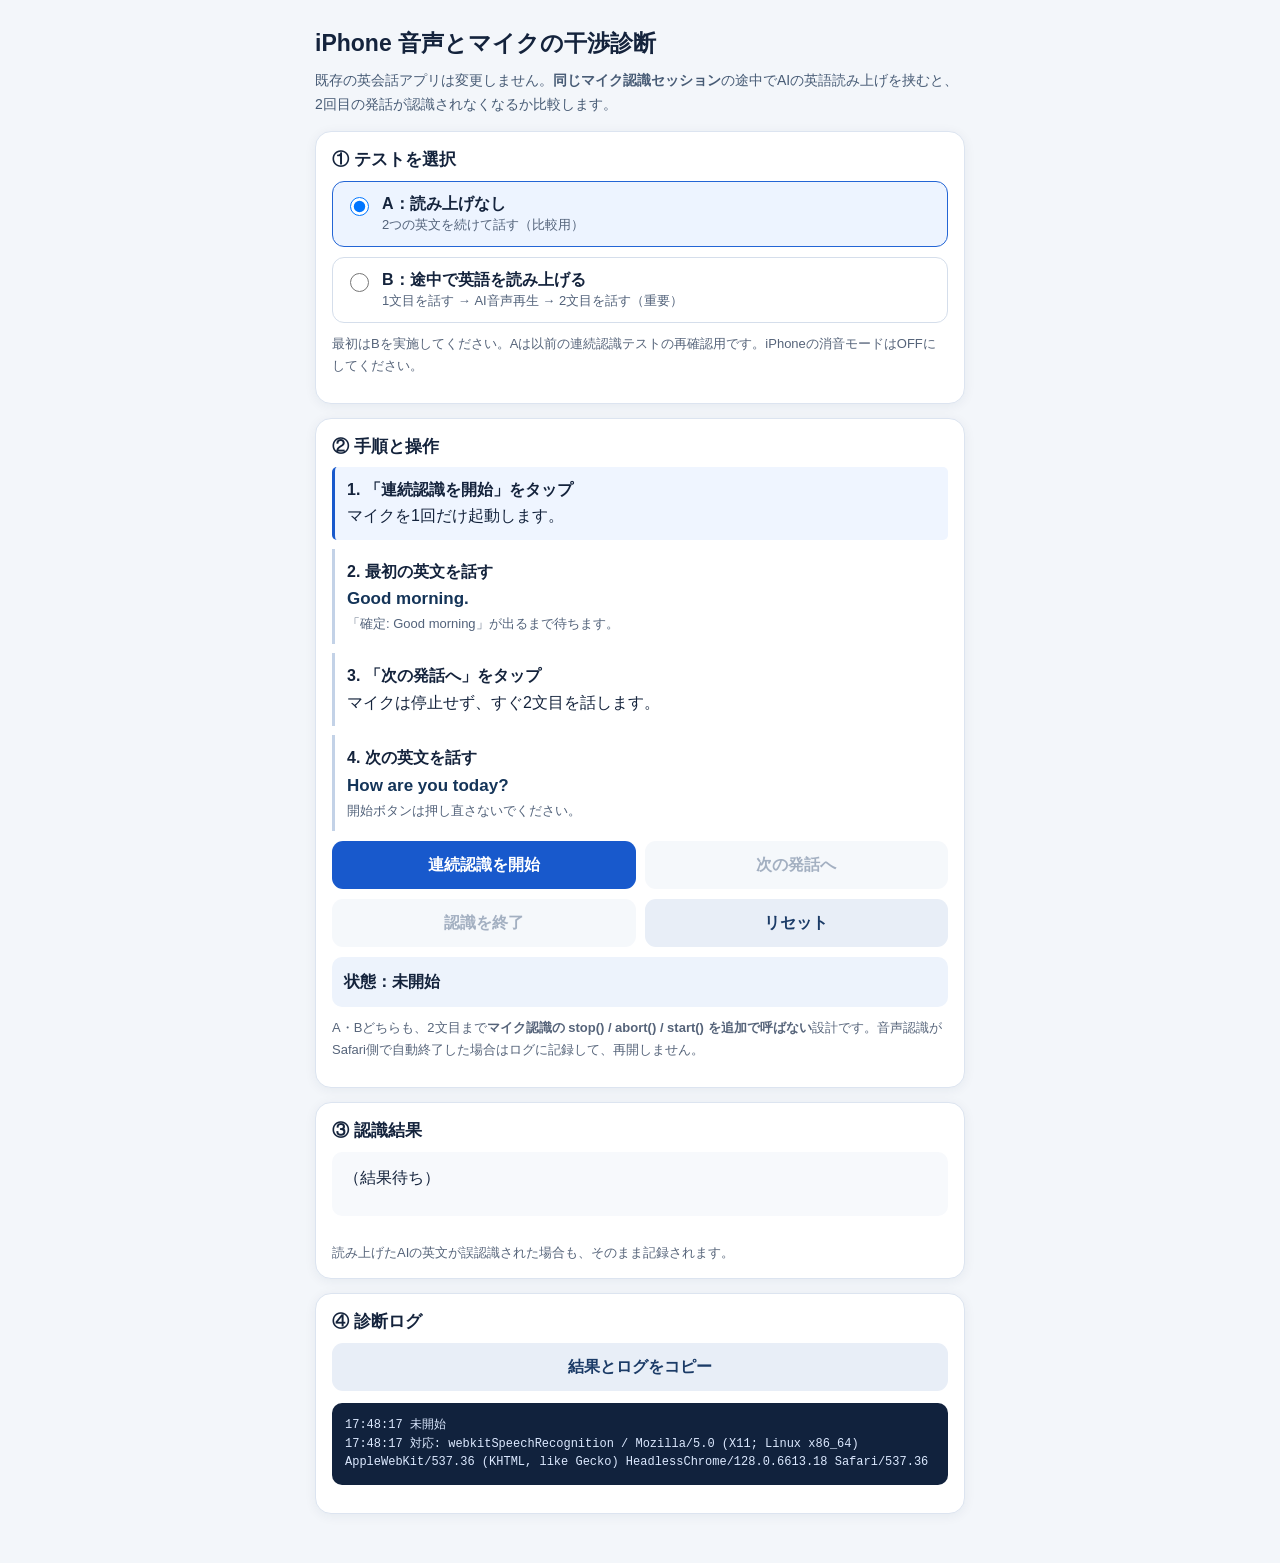
<file: english/mic-tts-test.html>
<!doctype html>
<html lang="ja">
<head>
<meta charset="utf-8">
<meta name="viewport" content="width=device-width, initial-scale=1, viewport-fit=cover">
<title>iPhone 音声読み上げ × 連続マイク診断</title>
<style>
:root{color-scheme:light;font-family:-apple-system,BlinkMacSystemFont,"Hiragino Kaku Gothic ProN",Meiryo,sans-serif;color:#14233c;background:#f3f6fa}
*{box-sizing:border-box}body{margin:0;padding:18px 14px calc(35px + env(safe-area-inset-bottom))}main{max-width:650px;margin:auto}
h1{font-size:23px;line-height:1.35;margin:10px 0}p{line-height:1.7;margin:10px 0}.sub{color:#475b75;font-size:14px}.panel{background:#fff;border:1px solid #dce4f0;border-radius:16px;padding:16px;margin:14px 0;box-shadow:0 2px 12px #152b4910}
h2{font-size:17px;margin:0 0 9px}.radio{display:flex;gap:10px;border:1px solid #d5deeb;border-radius:12px;padding:12px;margin-top:10px;align-items:flex-start;cursor:pointer}.radio:has(input:checked){border-color:#2365d5;background:#edf4ff}.radio input{margin-top:3px;width:19px;height:19px}.radio strong{display:block}.radio span{font-size:13px;color:#52627a}
button{appearance:none;-webkit-appearance:none;border:0;cursor:pointer;border-radius:11px;font:700 16px system-ui,-apple-system,sans-serif;background:#1859cc;color:#fff;padding:13px 15px;min-height:48px;touch-action:manipulation}button.secondary{background:#e8eef7;color:#1b3b67}button.warn{background:#a52831}button:disabled{opacity:.4;cursor:not-allowed}.actions{display:flex;flex-wrap:wrap;gap:9px;margin:10px 0}.actions button{flex:1 1 160px}
.status{font-weight:700;background:#edf3fc;padding:12px;border-radius:10px;line-height:1.6}.step{padding:10px 12px;border-left:3px solid #c3d2e7;margin:9px 0;line-height:1.65}.step.active{border-left-color:#1859cc;background:#eff5ff;border-radius:5px}.muted{color:#52627a;font-size:13px}.sentence{font-size:17px;font-weight:700;color:#143458}.transcript{white-space:pre-wrap;min-height:64px;line-height:1.7;margin:10px 0;background:#f7f9fc;padding:12px;border-radius:10px}.partial{min-height:1.3em;color:#667c98;font-size:14px}pre{font:12px/1.55 ui-monospace,SFMono-Regular,Consolas,monospace;color:#dce9ff;background:#11223d;white-space:pre-wrap;overflow-wrap:anywhere;border-radius:10px;padding:13px;max-height:350px;overflow:auto}.small{font-size:13px;color:#56647a}.pill{font-size:13px;font-weight:700;color:#154a9e;background:#dceaff;padding:3px 8px;border-radius:9px}a{color:#1859cc}
</style>
</head>
<body><main>
<h1>iPhone 音声とマイクの干渉診断</h1>
<p class="sub">既存の英会話アプリは変更しません。<strong>同じマイク認識セッション</strong>の途中でAIの英語読み上げを挟むと、2回目の発話が認識されなくなるか比較します。</p>
<section class="panel">
<h2>① テストを選択</h2>
<label class="radio"><input name="mode" type="radio" value="plain" checked><div><strong>A：読み上げなし</strong><span>2つの英文を続けて話す（比較用）</span></div></label>
<label class="radio"><input name="mode" type="radio" value="tts"><div><strong>B：途中で英語を読み上げる</strong><span>1文目を話す → AI音声再生 → 2文目を話す（重要）</span></div></label>
<p class="small">最初はBを実施してください。Aは以前の連続認識テストの再確認用です。iPhoneの消音モードはOFFにしてください。</p>
</section>
<section class="panel">
<h2>② 手順と操作</h2>
<div id="step1" class="step active"><strong>1. 「連続認識を開始」をタップ</strong><div>マイクを1回だけ起動します。</div></div>
<div id="step2" class="step"><strong>2. 最初の英文を話す</strong><div class="sentence">Good morning.</div><div class="muted">「確定: Good morning」が出るまで待ちます。</div></div>
<div id="step3" class="step"><strong>3. <span id="step3Title">「次の発話へ」をタップ</span></strong><div id="step3Text">認識を止めずに、次の発話に進みます。</div></div>
<div id="step4" class="step"><strong>4. 次の英文を話す</strong><div class="sentence">How are you today?</div><div class="muted">開始ボタンは押し直さないでください。</div></div>
<div class="actions"><button id="start">連続認識を開始</button><button id="action" class="secondary" disabled>次の発話へ</button></div>
<div class="actions"><button id="stop" class="secondary" disabled>認識を終了</button><button id="reset" class="secondary">リセット</button></div>
<div class="status" id="status" role="status" aria-live="polite">状態：未開始</div>
<p class="small">A・Bどちらも、2文目まで<strong>マイク認識の stop() / abort() / start() を追加で呼ばない</strong>設計です。音声認識がSafari側で自動終了した場合はログに記録して、再開しません。</p>
</section>
<section class="panel"><h2>③ 認識結果</h2><div id="transcript" class="transcript">（結果待ち）</div><div id="partial" class="partial"></div><div class="small">読み上げたAIの英文が誤認識された場合も、そのまま記録されます。</div></section>
<section class="panel"><h2>④ 診断ログ</h2><div class="actions"><button id="copy" class="secondary">結果とログをコピー</button></div><pre id="log"></pre></section>
</main>
<script>
(()=>{
'use strict';
const SR=window.SpeechRecognition||window.webkitSpeechRecognition;
const $=id=>document.getElementById(id);
let rec=null,active=false,manualStop=false,phase='idle',mode='plain',runId=0;
let finals=[],seen=new Map(),currentVoice=null,utterance=null,ttsStarted=false,ttsFinished=false;
function when(){return new Date().toLocaleTimeString('ja-JP',{hour12:false})}
function log(s){$('log').textContent+=`${when()} ${s}\n`;$('log').scrollTop=$('log').scrollHeight}
function status(s){$('status').textContent='状態：'+s;log(s)}
function steps(n){for(let i=1;i<=4;i++)$('step'+i).classList.toggle('active',i===n)}
function refresh(){
 $('start').disabled=active;
 $('stop').disabled=!active;
 $('action').disabled=!active || phase!=='first-ready' || finals.length<1;
 $('action').textContent=mode==='tts'?'AIの英文を再生':'次の発話へ';
 document.querySelectorAll('input[name=mode]').forEach(el=>el.disabled=active);
}
function renderResults(){ $('transcript').textContent=finals.length?finals.map((x,i)=>`${i+1}. [${x.phase}] ${x.text}`).join('\n'):'（結果待ち）' }
function selectedMode(){return document.querySelector('input[name=mode]:checked').value}
function updateMode(){mode=selectedMode();$('step3Title').textContent=mode==='tts'?'「AIの英文を再生」をタップ':'「次の発話へ」をタップ';$('step3Text').textContent=mode==='tts'?'マイクは停止せず、Safariの英語読み上げを挟みます。読み上げが終わったら2文目を話します。':'マイクは停止せず、すぐ2文目を話します。';refresh()}
function reset(){runId++;manualStop=true;active=false;const old=rec;rec=null;if(old){try{old.abort()}catch(e){log('abort例外: '+e.message)}}if(utterance){try{speechSynthesis.cancel()}catch(e){}}utterance=null;finals=[];seen.clear();phase='idle';ttsStarted=false;ttsFinished=false;$('log').textContent='';$('partial').textContent='';renderResults();steps(1);refresh();status('未開始');log('対応: '+(SR?(window.SpeechRecognition?'SpeechRecognition':'webkitSpeechRecognition'):'SpeechRecognitionなし')+' / '+navigator.userAgent)}
function start(){
 if(active)return;
 if(!SR){status('このSafariはSpeechRecognition非対応です');return}
 runId++;let thisRun=runId;mode=selectedMode();manualStop=false;active=true;phase='first';ttsStarted=false;ttsFinished=false;finals=[];seen.clear();$('log').textContent='';$('partial').textContent='';renderResults();
 const r=new SR();rec=r;r.lang='en-US';r.continuous=true;r.interimResults=true;r.maxAlternatives=1;
 refresh();steps(2);log('対応: '+(window.SpeechRecognition?'SpeechRecognition':'webkitSpeechRecognition')+' / '+navigator.userAgent);
 log(`方式: ${mode==='tts'?'B: 途中でTTS':'A: 読み上げなし'} / continuous=true / interimResults=true`);
 const valid=()=>rec===r&&runId===thisRun;
 r.onstart=()=>{if(valid())log('音声認識 onstart')};
 r.onaudiostart=()=>{if(valid())log('音声認識 onaudiostart')};
 r.onsoundstart=()=>{if(valid())log('音声認識 onsoundstart')};
 r.onspeechstart=()=>{if(valid())log('音声認識 onspeechstart')};
 r.onspeechend=()=>{if(valid())log('音声認識 onspeechend')};
 r.onsoundend=()=>{if(valid())log('音声認識 onsoundend')};
 r.onaudioend=()=>{if(valid())log('音声認識 onaudioend')};
 r.onresult=e=>{if(!valid())return;let partial='';for(let i=e.resultIndex;i<e.results.length;i++){
  const item=e.results[i];const text=(item[0]?.transcript||'').trim();if(!text)continue;
  if(item.isFinal){if(seen.get(i)!==text){seen.set(i,text);finals.push({phase,text});log(`確定 [${phase}]: ${text}`);if(phase==='first'){phase='first-ready';steps(3);status('1文目を認識しました。次の操作へ');refresh()}}}
  else partial+=' '+text;
 }$('partial').textContent=partial?'認識途中: '+partial.trim():'';if(partial.trim())log(`途中 [${phase}]: ${partial.trim()}`);renderResults()};
 r.onerror=e=>{if(!valid())return;log(`音声認識 onerror: ${e.error||'unknown'} ${e.message||''}`);if(['not-allowed','service-not-allowed','audio-capture'].includes(e.error))status('マイク権限/入力エラー: '+e.error)};
 r.onend=()=>{if(!valid())return;log('音声認識 onend'+(manualStop?'（手動終了）':'（Safari側が終了）'));active=false;phase='ended';refresh();if(!manualStop)status('Safari側で認識が終了しました。結果とログをコピーしてください')};
 try{r.start();status('認識中。最初の英文を話してください')}catch(e){log('start例外: '+e.name+' '+e.message);active=false;phase='error';refresh();status('開始エラー: '+e.message)}
}
function action(){if(!active||phase!=='first-ready')return;
 if(mode==='plain'){phase='second';steps(4);refresh();status('マイクを維持しています。2文目を話してください');return}
 phase='tts';refresh();steps(3);ttsStarted=false;ttsFinished=false;
 if(!('speechSynthesis' in window)){log('Speech Synthesisなし');phase='second';steps(4);status('Speech Synthesis非対応。2文目を話して結果を記録してください');return}
 const u=new SpeechSynthesisUtterance('Let us move on to the next topic.');u.lang='en-US';u.rate=.88;u.pitch=1;u.volume=1;
 const voices=speechSynthesis.getVoices();currentVoice=voices.find(v=>v.lang==='en-US'&&v.localService)||voices.find(v=>v.lang==='en-US')||null;
 if(currentVoice)u.voice=currentVoice;
 utterance=u;
 log('TTS speak() / 認識セッション継続 / voice='+ (currentVoice?`${currentVoice.name} (${currentVoice.lang})`:'デフォルト') );
 u.onstart=()=>{if(utterance!==u)return;ttsStarted=true;log('TTS onstart');$('status').textContent='状態：AIの英文を読み上げ中（マイクは連続認識中）'};
 u.onend=()=>{if(utterance!==u)return;ttsFinished=true;log('TTS onend');utterance=null;phase='second';steps(4);refresh();status('読み上げが終了しました。2文目を話してください')};
 u.onerror=e=>{if(utterance!==u)return;log('TTS onerror: '+(e.error||'unknown'));utterance=null;phase='second';steps(4);refresh();status('読み上げエラー。2文目を話して結果を記録してください')};
 try{speechSynthesis.speak(u);status('読み上げ要求を送りました（マイクは停止しません）')}catch(e){log('TTS speak()例外: '+e.message);utterance=null;phase='second';steps(4);refresh();status('音声再生に失敗。2文目を話してください')}
}
function stop(){if(!active)return;manualStop=true;active=false;phase='ended';const r=rec;refresh();if(r){try{r.stop();log('手動: stop()')}catch(e){log('stop例外: '+e.message)}}status('ユーザー操作で認識を終了しました')}
function report(){const header=['iPhone 音声読み上げ × 連続マイク診断',`方式：${mode==='tts'?'B 読み上げあり':'A 読み上げなし'}`,`TTS onstart：${ttsStarted?'あり':'なし'}`,`TTS onend：${ttsFinished?'あり':'なし'}`,$('status').textContent,'認識結果:',$('transcript').textContent,'イベントログ:',$('log').textContent];return header.join('\n')}
async function copy(){let txt=report();try{await navigator.clipboard.writeText(txt);$('status').textContent='状態：結果をコピーしました'}catch(e){let t=document.createElement('textarea');t.value=txt;t.style.cssText='position:fixed;top:0;left:0;width:1px;opacity:0';document.body.appendChild(t);t.select();let copied=document.execCommand('copy');t.remove();$('status').textContent=copied?'状態：結果をコピーしました（代替手段）':'状態：コピーできません。ログを長押しで選択してください'}}
$('start').addEventListener('click',start);$('action').addEventListener('click',action);$('stop').addEventListener('click',stop);$('reset').addEventListener('click',reset);$('copy').addEventListener('click',copy);document.querySelectorAll('input[name=mode]').forEach(el=>el.addEventListener('change',updateMode));
window.addEventListener('pagehide',()=>{if(rec){try{rec.abort()}catch(e){}}});
updateMode();reset();
})();
</script>
</body></html>
</file>
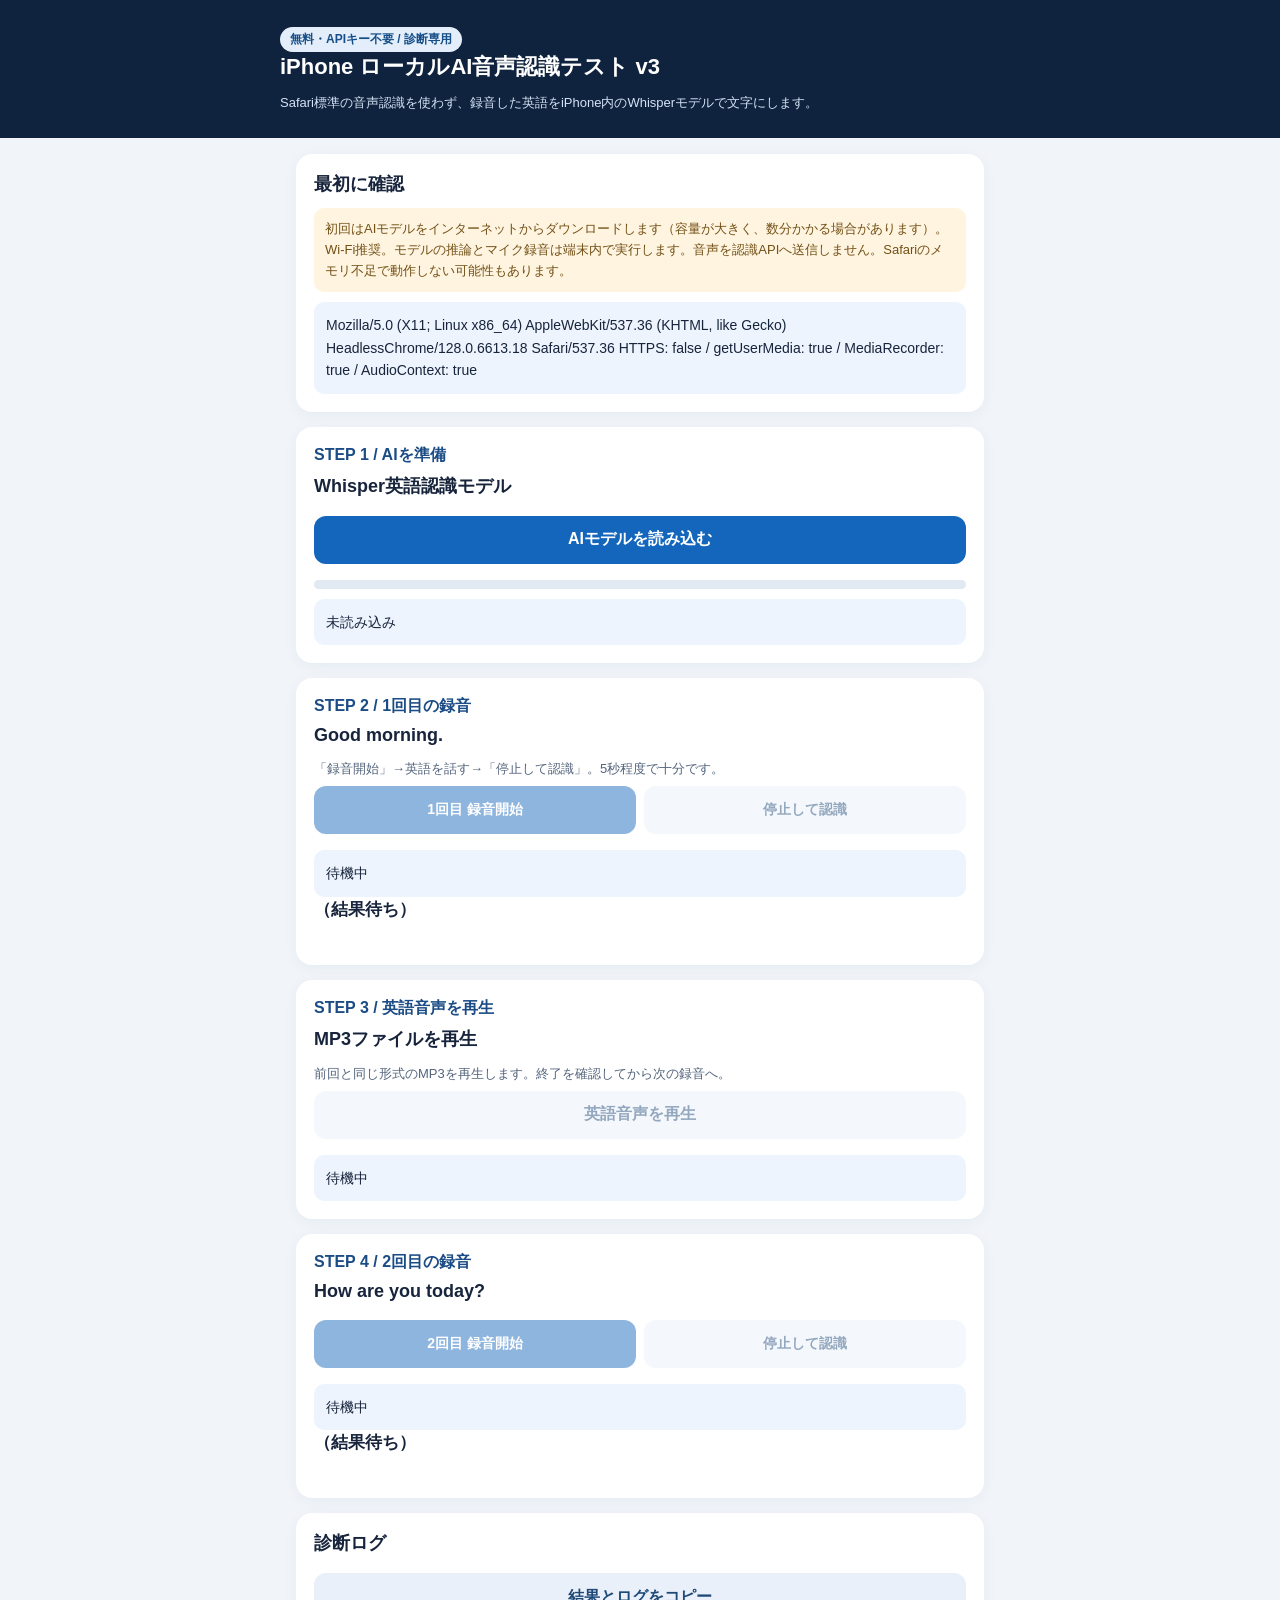
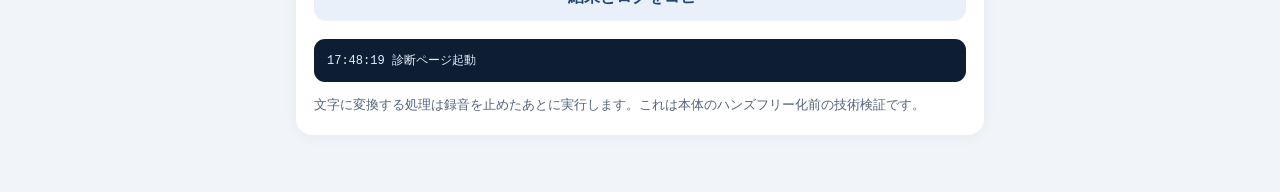
<file: english/whisper-test.html>
<!doctype html><html lang="ja"><head><meta charset="utf-8"><meta name="viewport" content="width=device-width,initial-scale=1,viewport-fit=cover"><meta name="theme-color" content="#101e35"><title>iPhone ローカルAI音声認識診断</title><style>
:root{font-family:-apple-system,BlinkMacSystemFont,"Hiragino Kaku Gothic ProN",Meiryo,sans-serif;background:#f1f5fa;color:#17243c}*{box-sizing:border-box}body{margin:0}header{background:#10233e;color:white;padding:27px 20px 24px}main{max-width:720px;margin:0 auto;padding:16px 16px 42px}h1{font-size:22px;margin:0 0 10px}h2{font-size:18px;margin:0 0 12px}.muted{font-size:13px;color:#53647c;line-height:1.7}.on-dark{color:#d3e2f6}section{background:white;border-radius:16px;box-shadow:0 3px 14px #1434540d;padding:18px;margin:0 0 15px}.tag{display:inline-block;border-radius:20px;padding:4px 10px;background:#e4eefb;font-size:12px;font-weight:700;color:#164e87}.step{font-weight:800;color:#1b4c85;margin-bottom:8px}button{border:0;border-radius:12px;background:#1466bc;color:white;min-height:48px;padding:12px 15px;font-size:16px;font-weight:700;width:100%;margin:6px 0;cursor:pointer}button.secondary{background:#e9f0fa;color:#1f4a78}button:disabled{opacity:.48;cursor:default}.status{margin-top:10px;border-radius:10px;background:#edf4fd;padding:12px;font-size:14px;line-height:1.6;overflow-wrap:anywhere}.result{white-space:pre-wrap;font-size:17px;font-weight:600;min-height:50px;line-height:1.55}.progress{background:#e1e9f3;height:9px;border-radius:5px;overflow:hidden;margin-top:10px}.bar{width:0%;height:100%;background:#2a9b78;transition:width .2s}.warn{background:#fff4df;padding:11px;border-radius:10px;color:#725017;font-size:13px;line-height:1.6}pre{background:#0d1d32;color:#e3eefc;padding:13px;border-radius:11px;white-space:pre-wrap;word-break:break-word;font-size:12px;max-height:370px;overflow:auto}.done{color:#137248}.grid{display:grid;grid-template-columns:1fr 1fr;gap:8px}.grid button{font-size:14px}@media(max-width:410px){.grid{grid-template-columns:1fr}}small{font-size:12px}#playAudio{display:none}</style></head><body>
<header><div style="max-width:720px;margin:auto"><span class="tag">無料・APIキー不要 / 診断専用</span><h1>iPhone ローカルAI音声認識テスト v3</h1><div class="muted on-dark">Safari標準の音声認識を使わず、録音した英語をiPhone内のWhisperモデルで文字にします。</div></div></header><main>
<section><h2>最初に確認</h2><div class="warn">初回はAIモデルをインターネットからダウンロードします（容量が大きく、数分かかる場合があります）。Wi-Fi推奨。モデルの推論とマイク録音は端末内で実行します。音声を認識APIへ送信しません。Safariのメモリ不足で動作しない可能性もあります。</div><div class="status" id="env">環境を確認中…</div></section>
<section><div class="step">STEP 1 / AIを準備</div><h2>Whisper英語認識モデル</h2><button id="load">AIモデルを読み込む</button><div class="progress"><div class="bar" id="bar"></div></div><div class="status" id="modelStatus">未読み込み</div></section>
<section><div class="step">STEP 2 / 1回目の録音</div><h2>Good morning.</h2><div class="muted">「録音開始」→英語を話す→「停止して認識」。5秒程度で十分です。</div><div class="grid"><button id="start1" disabled>1回目 録音開始</button><button id="stop1" class="secondary" disabled>停止して認識</button></div><div class="status" id="state1">待機中</div><div class="result" id="text1">（結果待ち）</div></section>
<section><div class="step">STEP 3 / 英語音声を再生</div><h2>MP3ファイルを再生</h2><div class="muted">前回と同じ形式のMP3を再生します。終了を確認してから次の録音へ。</div><button id="play" class="secondary" disabled>英語音声を再生</button><div class="status" id="statePlay">待機中</div><audio id="playAudio" preload="none" src="./lesson_sample.mp3"></audio></section>
<section><div class="step">STEP 4 / 2回目の録音</div><h2>How are you today?</h2><div class="grid"><button id="start2" disabled>2回目 録音開始</button><button id="stop2" class="secondary" disabled>停止して認識</button></div><div class="status" id="state2">待機中</div><div class="result" id="text2">（結果待ち）</div></section>
<section><h2>診断ログ</h2><button id="copy" class="secondary">結果とログをコピー</button><pre id="logs"></pre><div class="muted">文字に変換する処理は録音を止めたあとに実行します。これは本体のハンズフリー化前の技術検証です。</div></section>
</main><script type="module">
const $=id=>document.getElementById(id);let asr=null,stream=null,rec=null,chunks=[],busy=false,session=0,audioContext=null;let logs=[];function log(s){let t=new Date().toLocaleTimeString('ja-JP');logs.push(`${t} ${s}`);$('logs').textContent=logs.join('\n');}function state(id,msg){$(id).textContent=msg;log(msg);}function enable(id,v){$(id).disabled=!v}function errorString(e){return `${e?.name||'Error'}: ${e?.message||String(e)}`}
$('env').textContent=`${navigator.userAgent}\nHTTPS: ${location.protocol==='https:'} / getUserMedia: ${!!navigator.mediaDevices?.getUserMedia} / MediaRecorder: ${!!window.MediaRecorder} / AudioContext: ${!!(window.AudioContext||window.webkitAudioContext)}`;log('診断ページ起動');
$('load').onclick=async()=>{enable('load',false);state('modelStatus','ライブラリとモデルを読み込み中。画面を閉じずにお待ちください…');try{const lib=await import('https://cdn.jsdelivr.net/npm/@huggingface/transformers@3.8.1');log('Transformers.jsを読み込み');lib.env.allowRemoteModels=true;asr=await lib.pipeline('automatic-speech-recognition','onnx-community/whisper-tiny.en',{device:'wasm',dtype:'q8',progress_callback:(p)=>{if(p?.progress!=null && Number.isFinite(Number(p.progress))){$('bar').style.width=Math.min(100,Math.max(0,Number(p.progress)))+'%';}if(p?.status==='progress'){ $('modelStatus').textContent=`モデル取得中: ${p.file||'データ'} ${Math.round(p.progress||0)}%`; }else if(p?.status==='ready'){ $('modelStatus').textContent='モデル準備完了';}}});$('bar').style.width='100%';state('modelStatus','AIモデル準備完了。1回目の録音を開始できます。');enable('start1',true);}catch(e){state('modelStatus','モデル読み込み失敗: '+errorString(e));enable('load',true)}};
function chooseMime(){for(const t of ['audio/mp4','audio/webm;codecs=opus','audio/webm','audio/mp4;codecs=mp4a.40.2']){if(MediaRecorder.isTypeSupported(t))return t;}return ''}
async function start(which){if(busy||rec?.state==='recording')return;busy=true;session=which;try{stream=await navigator.mediaDevices.getUserMedia({audio:{echoCancellation:true,noiseSuppression:true},video:false});chunks=[];let mime=chooseMime();rec=new MediaRecorder(stream,mime?{mimeType:mime}:{});log(`${which}回目: MediaRecorder MIME=${rec.mimeType||'自動'}`);rec.ondataavailable=e=>{if(e.data.size)chunks.push(e.data)};rec.onerror=e=>log(`${which}回目: MediaRecorderエラー ${errorString(e.error||e)}`);rec.onstop=()=>transcribe(which,rec.mimeType);rec.start(250);enable('start'+which,false);enable('stop'+which,true);state('state'+which,`${which}回目: 録音中。英語を話してください。`);}catch(e){busy=false;state('state'+which,`${which}回目: 録音開始失敗 ${errorString(e)}`);enable('start'+which,true);release()}}
function release(){if(stream){for(const t of stream.getTracks())t.stop();stream=null;}}
async function stop(which){if(!rec||rec.state!=='recording')return;enable('stop'+which,false);state('state'+which,`${which}回目: 録音停止→音声変換中…`);rec.stop();release()}
function resample(data,fromRate,toRate=16000){if(fromRate===toRate)return new Float32Array(data);let n=Math.max(1,Math.floor(data.length*toRate/fromRate)),out=new Float32Array(n),ratio=fromRate/toRate;for(let i=0;i<n;i++){const pos=i*ratio,lo=Math.floor(pos),hi=Math.min(lo+1,data.length-1),f=pos-lo;out[i]=data[lo]*(1-f)+data[hi]*f;}return out;}
async function transcribe(which,mime){try{let blob=new Blob(chunks,{type:mime||'audio/mp4'});log(`${which}回目: 録音サイズ ${blob.size} bytes`);if(blob.size<1000)throw new Error('録音データが短すぎます');let buf=await blob.arrayBuffer();audioContext ||= new (window.AudioContext||window.webkitAudioContext)();let decoded=await audioContext.decodeAudioData(buf);let mono=new Float32Array(decoded.length);for(let c=0;c<decoded.numberOfChannels;c++){let channel=decoded.getChannelData(c);for(let i=0;i<mono.length;i++)mono[i]+=channel[i]/decoded.numberOfChannels;}let samples=resample(mono,decoded.sampleRate);log(`${which}回目: ${decoded.duration.toFixed(2)}秒 / ${decoded.sampleRate}Hz → 16000Hz / Whisper実行`);state('state'+which,`${which}回目: AIで文字起こし中…（時間がかかる場合があります）`);// 英語専用Whisperのgeneration_configに残ったlanguage/taskも消す。
// 呼び出し引数から削除するだけでは、モデル側設定が継承されて失敗する場合がある。
const generationConfig=asr?.model?.generation_config;
if(generationConfig){
  log(`Whisper生成設定(修正前): language=${String(generationConfig.language)} / task=${String(generationConfig.task)} / is_multilingual=${String(generationConfig.is_multilingual)}`);
  generationConfig.language=null;
  generationConfig.task=null;
  generationConfig.is_multilingual=false;
  log('Whisper英語専用設定: language=null, task=null, is_multilingual=false');
}else{
  log('Whisper生成設定がモデルから取得できません。呼び出し側で明示的に無効化します。');
}
let output=await asr(samples,{max_new_tokens:64,language:null,task:null,is_multilingual:false});let text=output?.text||'(文字起こし結果なし)';$('text'+which).textContent=text;state('state'+which,`${which}回目: 認識完了`);log(`${which}回目 認識結果: ${text}`);if(which===1)enable('play',true);if(which===2)log('テスト完了。ログをコピーして送信してください。')}catch(e){state('state'+which,`${which}回目: 認識失敗 ${errorString(e)}`);log('認識失敗: '+(e?.stack||errorString(e)));}finally{busy=false;rec=null;if(which===1)enable('start1',true);if(which===2)enable('start2',true);}}
$('start1').onclick=()=>start(1);$('start2').onclick=()=>start(2);$('stop1').onclick=()=>stop(1);$('stop2').onclick=()=>stop(2);
$('play').onclick=async()=>{try{let a=$('playAudio');a.currentTime=0;enable('play',false);state('statePlay','MP3再生開始');await a.play();}catch(e){state('statePlay','MP3再生失敗 '+errorString(e));enable('play',true)}};$('playAudio').onended=()=>{state('statePlay','MP3再生終了。2回目を録音してください。');enable('start2',true);enable('play',true);};$('playAudio').onerror=()=>{state('statePlay','MP3読み込みエラー。lesson_sample.mp3が同じフォルダにあるか確認してください。');enable('play',true)};
$('copy').onclick=async()=>{let out=`iPhone ブラウザ内Whisper診断\nモデル: onnx-community/whisper-tiny.en / q8 / WASM\n1回目: ${$('text1').textContent}\nMP3: ${$('statePlay').textContent}\n2回目: ${$('text2').textContent}\n状態: ${$('modelStatus').textContent}\nログ:\n${logs.join('\n')}`;try{await navigator.clipboard.writeText(out);$('copy').textContent='コピーしました';}catch(e){let t=document.createElement('textarea');t.value=out;document.body.appendChild(t);t.select();document.execCommand('copy');t.remove();$('copy').textContent='コピーしました（代替）'}};
</script></body></html>
</file>
